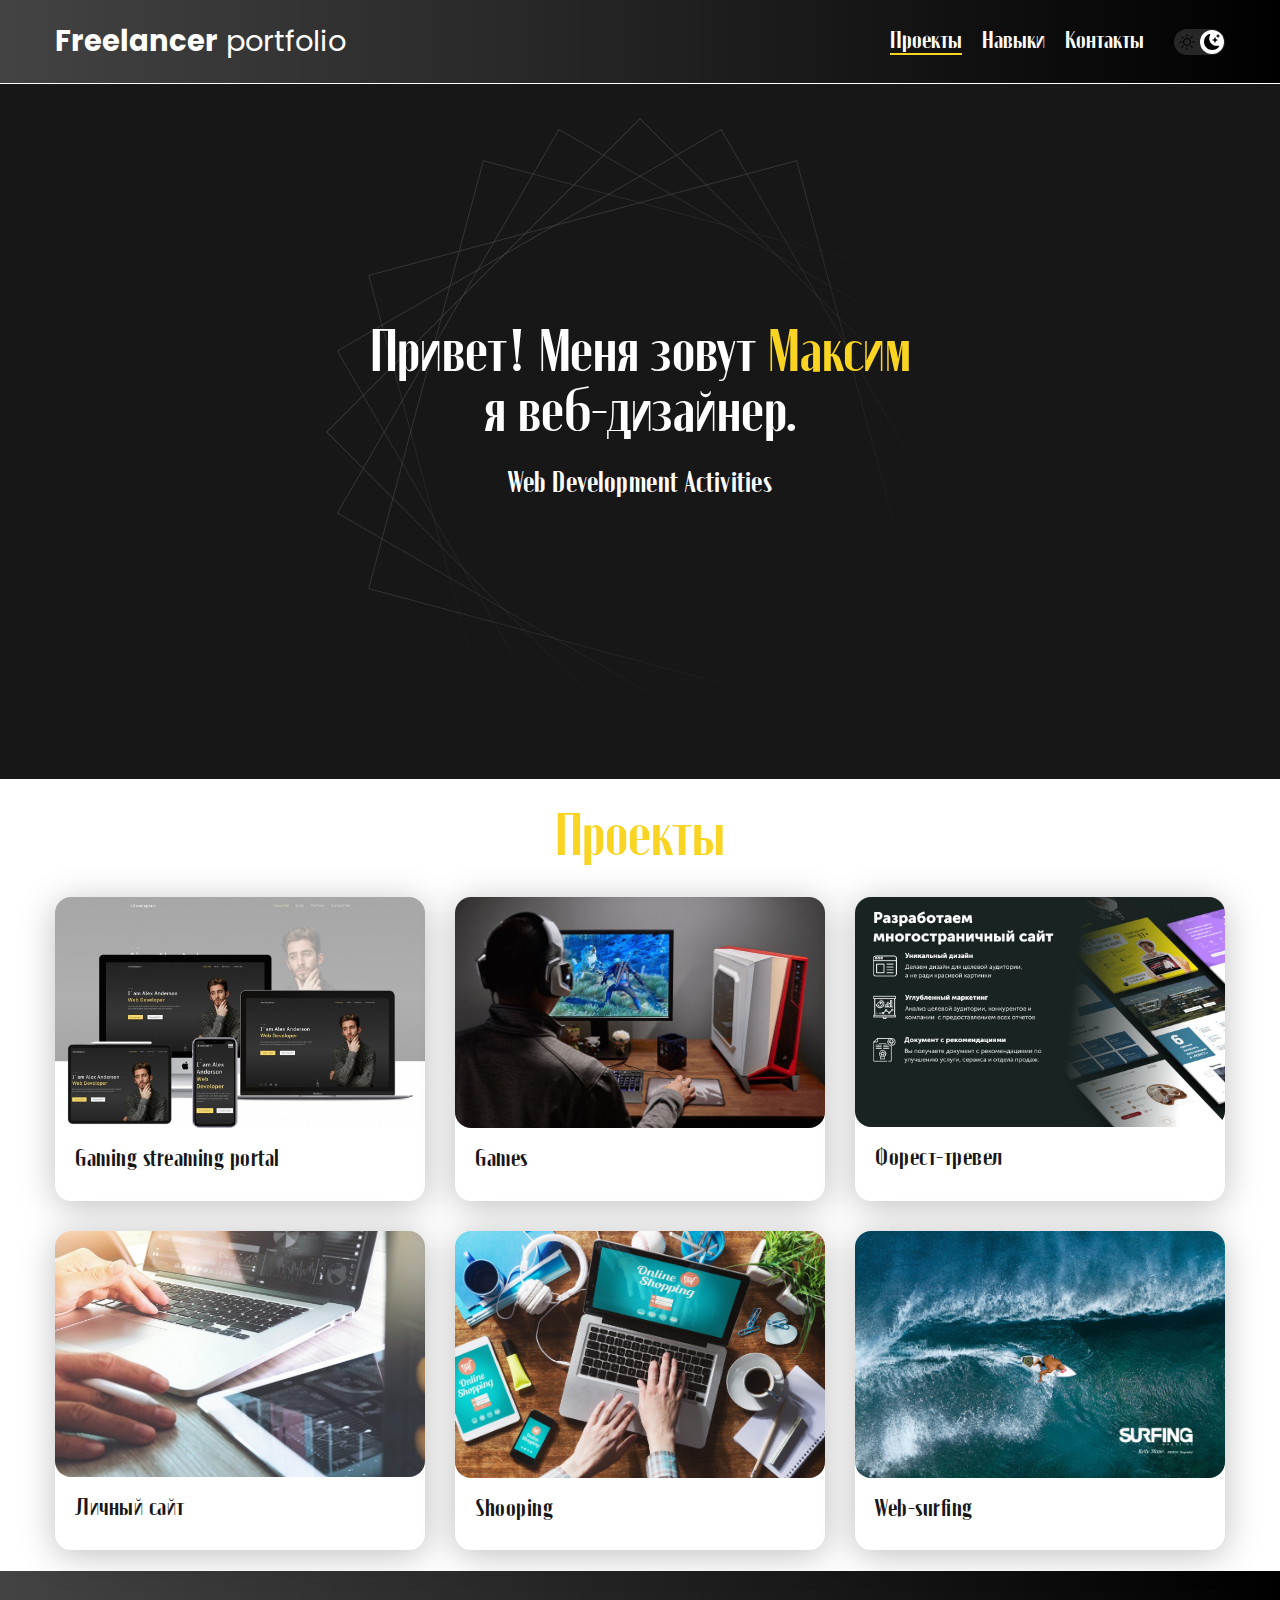
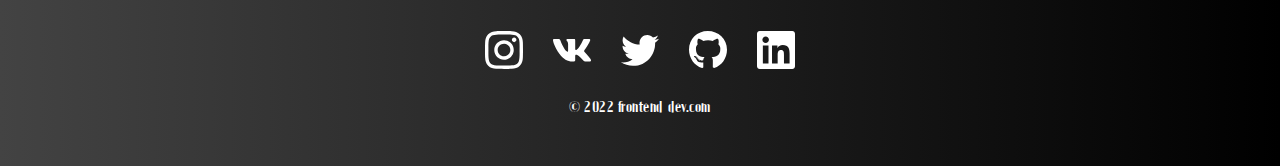
<file: index.html>
<!DOCTYPE html>
<html lang="en">
<head>
    <meta charset="UTF-8">
    <meta http-equiv="X-UA-Compatible" content="IE=edge">
    <meta name="viewport" content="width=device-width, initial-scale=1.0">
    <title>Freelancer portfolio</title>
    <link rel="stylesheet" href="./css/main.css">
    
</head>
<body>
    <nav class="nav">
               <div class="container">
               <div class="nav-row">
                <a href="./index.html"
                class="logo"><strong>Freelancer</strong> portfolio</a>

                <button class="dark-mode-btn dark-mode-btn--active">
                    <img src="./img/icons/Sun.svg" alt="Light mode" class="dark-mode_icon">
                    <img src="./img/icons/Moon.svg" alt="Dark mode" class="dark-mode_icon">
                </button>


                <ul class="nav-list"> 
                    <li class="nav-list__item"><a href="./index.html" class="nav-list__link nav-list__link--active">Проекты</a></li>
                    <li class="nav-list__item"><a href="./skills.html" class="nav-list__link">Навыки</a></li>
                    <li class="nav-list__item"><a href="./contacts.html" class="nav-list__link">Контакты</a></li>
                </ul>
                


                </div>
                
            </div>
    </nav>

    <header class="header">
        <div class=" header_wrapper">
            <h1 class="hedear__tisle">
                <strong>Привет! Меня зовут <em>Максим</em></strong><br>
                я веб-дизайнер.
            </h1>
            <div class="heade__text">
                <p>Web Development Activities</p>
            </div>
            
        </div>
    
    </header>
    <main class="section">
        <div class="container">
            <h2 class="title-1">Проекты</h2>
            <ul class="projects">
                <li class="project">
                    <a href="./project-page.html">
                    <img src="./img/projects/unet.jpg" alt="Projects 1" class="project__img">
                    <h3 class="project_title">Gaming streaming portal</h3>
                </a>
                </li>
                <li class="project">
                    <a href="./project-page.html">
                    <img src="./img/projects/games.jpg" alt="Projects 1" class="project__img">
                    <h3 class="project_title">Games</h3>
                </a>
                </li>
                <li class="project">
                    <a href="./project-page.html">
                    <img src="./img/projects/forest.jpg" alt="Projects 1" class="project__img">
                    <h3 class="project_title">Форест-тревел</h3>
                </a>
                </li>
                <li class="project">
                    <a href="./project-page.html">
                    <img src="./img/projects/portfolio.jpg" alt="Projects 1" class="project__img">
                    <h3 class="project_title">Личный сайт</h3>
                </a>
                </li>
                
                <li class="project">
                    <a href="./project-page.html">
                    <img src="./img/projects/shopping.jpg" alt="Projects 1" class="project__img">
                    <h3 class="project_title">Shooping</h3>
                </a>
                </li>

                <li class="project">
                    <a href="./project-page.html">
                    <img src="./img/projects/web-surfing.jpg" alt="Projects 1" class="project__img">
                    <h3 class="project_title">Web-surfing</h3>
                </a>
                </li>
            </ul>
          </div>
    </main>

   <footer class="footer">
    <div class="container">
        <div class="footer__wepper">
        <ul class="social">
            <li class="social__item"><a href="#!"><img src="./img/icons/Vector.svg" alt="VK"></a></li>
            <li class="social__item"><a href="#!"><img src="./img/icons/Vector-1.svg" alt="2"></a></li>
            <li class="social__item"><a href="#!"><img src="./img/icons/Vector-2.svg" alt="3"></a></li>
            <li class="social__item"><a href="#!"><img src="./img/icons/Vector-3.svg" alt="4"></a></li>
            <li class="social__item"><a href="#!"><img src="./img/icons/Vector-4.svg" alt="5"></a></li>
    </ul>
    
    <copyright class="copyright"><p>© 2022 frontend-dev.com</p></copyright>
</div>
    </div>
   </footer>

   <script src="./js/main.js"></script>

</body>
</html>
</file>
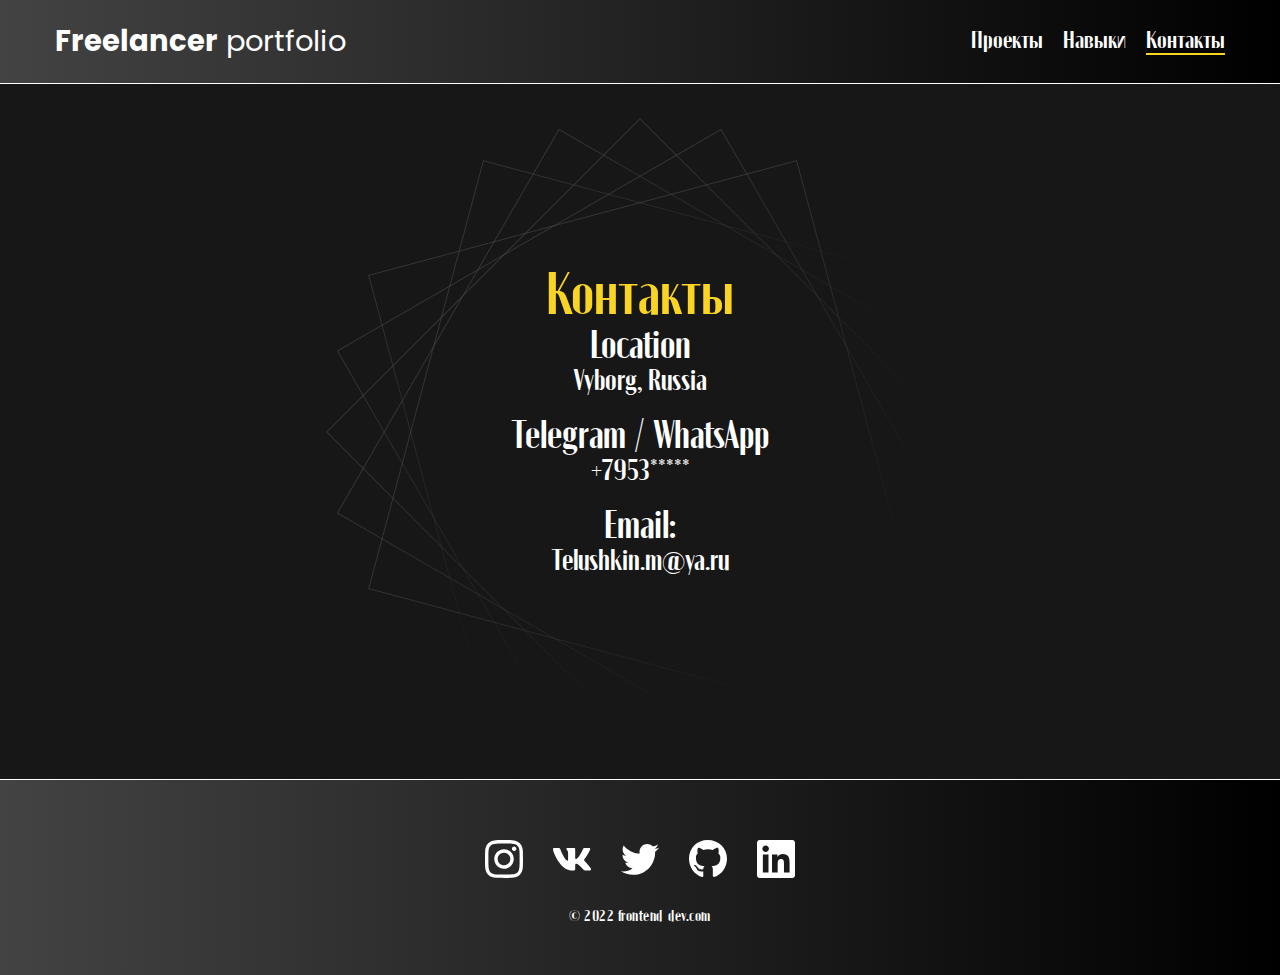
<file: contacts.html>
<!DOCTYPE html>
<html lang="en">
<head>
    <meta charset="UTF-8">
    <meta http-equiv="X-UA-Compatible" content="IE=edge">
    <meta name="viewport" content="width=device-width, initial-scale=1.0">
    <title>Freelancer portfolio</title>
    <link rel="stylesheet" href="./css/main.css">
</head>
<body>
    <nav class="nav">
               <div class="container">
               <div class="nav-row">
                <a href="./index.html"
                class="logo"><strong>Freelancer</strong> portfolio</a>
                <ul class="nav-list"> 
                    <li class="nav-list__item"><a href="./index.html" class="nav-list__link">Проекты</a></li>
                    <li class="nav-list__item"><a href="./skills.html" class="nav-list__link">Навыки</a></li>
                    <li class="nav-list__item"><a href="./contacts.html" class="nav-list__link nav-list__link--active">Контакты</a></li>
                </ul>
                </div>

                
            </div>
    </nav>

    <header class="header">
        <div class=" header_wrapper">
                  <h1 class="hedear__tisle">
                    <strong><em>Контакты</em></strong><br>
                    <ul class="content-list">
                        <li class="content-list__item">
                            <h2 class="titlt-2">Location</h2>
                            <p>Vyborg, Russia</p>
                        </li>
                        <li class="content-list__item">
                            <h2 class="titlt-2">Telegram / WhatsApp</h2>
                            <p>+7953*****</p>
                        </li>
                        <li class="content-list__item">
                            <h2 class="titlt-2">Email:</h2>
                            <p>Telushkin.m@ya.ru</p>
                        </li>
                    </ul>
                </div>
        </div>
    </header> 
    <footer class="footer">
        <div class="container">
            <div class="footer__wepper">
            <ul class="social">
                <li class="social__item"><a href="#!"><img src="./img/icons/Vector.svg" alt="VK"></a></li>
                <li class="social__item"><a href="#!"><img src="./img/icons/Vector-1.svg" alt="2"></a></li>
                <li class="social__item"><a href="#!"><img src="./img/icons/Vector-2.svg" alt="3"></a></li>
                <li class="social__item"><a href="#!"><img src="./img/icons/Vector-3.svg" alt="4"></a></li>
                <li class="social__item"><a href="#!"><img src="./img/icons/Vector-4.svg" alt="5"></a></li>
        </ul>
        
        <copyright class="copyright"><p>© 2022 frontend-dev.com</p></copyright>
    </div>
        </div>
       </footer>
</body>
</html>
</file>
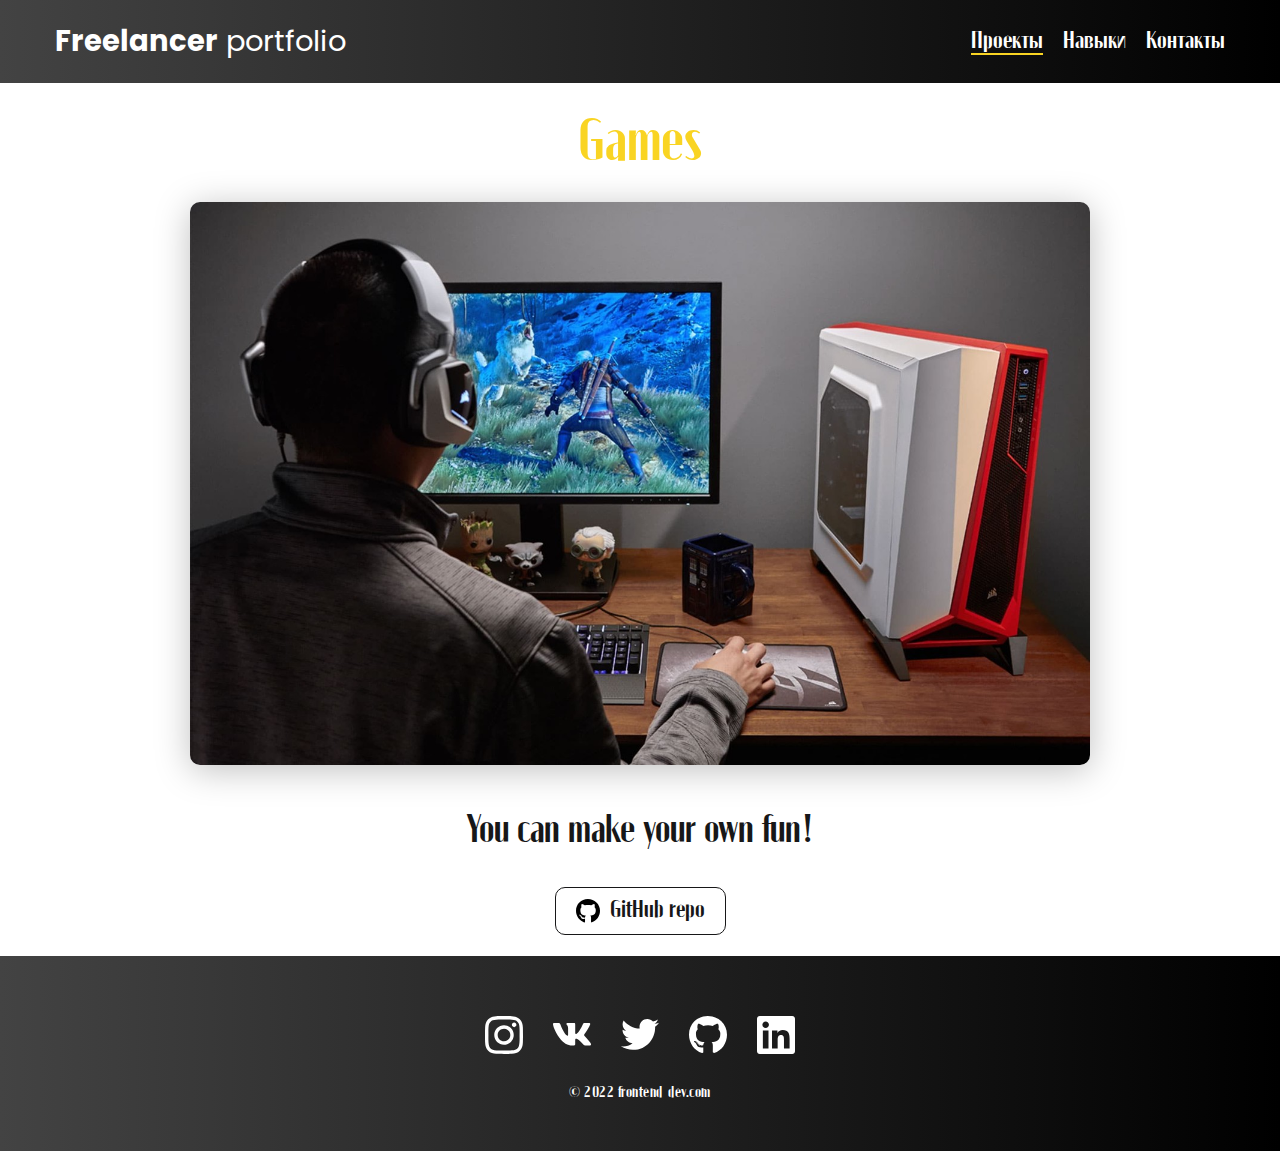
<file: project-page.html>
<!DOCTYPE html>
<html lang="en">
<head>
    <meta charset="UTF-8">
    <meta http-equiv="X-UA-Compatible" content="IE=edge">
    <meta name="viewport" content="width=device-width, initial-scale=1.0">
    <title>Freelancer portfolio</title>
    <link rel="stylesheet" href="./css/main.css">
</head>
<body>
    <nav class="nav">
               <div class="container">
               <div class="nav-row">
                <a href="./index.html"
                class="logo"><strong>Freelancer</strong> portfolio</a>
                <ul class="nav-list"> 
                    <li class="nav-list__item"><a href="./index.html" class="nav-list__link nav-list__link--active">Проекты</a></li>
                    <li class="nav-list__item"><a href="./skills.html" class="nav-list__link">Навыки</a></li>
                    <li class="nav-list__item"><a href="./contacts.html" class="nav-list__link">Контакты</a></li>
                </ul>
                </div>
            </div>
    </nav>
   
    </header>
    <main class="section">
        <div class="container">
            <div class="project-datails">

            
            <h1 class="title-1">Games</h1>
            <img src="./img/projects/games.jpg" alt="" class="project-datails__img">
            <div class="project-datails__desc">
                <p>You can make your own fun!</p>
            </div>

            <a href="#!" class="btn-outline"><img src="./img/icons/GitHub.svg" alt="">
                GitHub repo
            </a>

        

        </div>
        </div>       
    </main>

   <footer class="footer">
    <div class="container">
        <div class="footer__wepper">
        <ul class="social">
            <li class="social__item"><a href="#!"><img src="./img/icons/Vector.svg" alt="VK"></a></li>
            <li class="social__item"><a href="#!"><img src="./img/icons/Vector-1.svg" alt="2"></a></li>
            <li class="social__item"><a href="#!"><img src="./img/icons/Vector-2.svg" alt="3"></a></li>
            <li class="social__item"><a href="#!"><img src="./img/icons/Vector-3.svg" alt="4"></a></li>
            <li class="social__item"><a href="#!"><img src="./img/icons/Vector-4.svg" alt="5"></a></li>
    </ul>
    
    <copyright class="copyright"><p>© 2022 frontend-dev.com</p></copyright>
</div>
    </div>
   </footer>



</body>
</html>
</file>
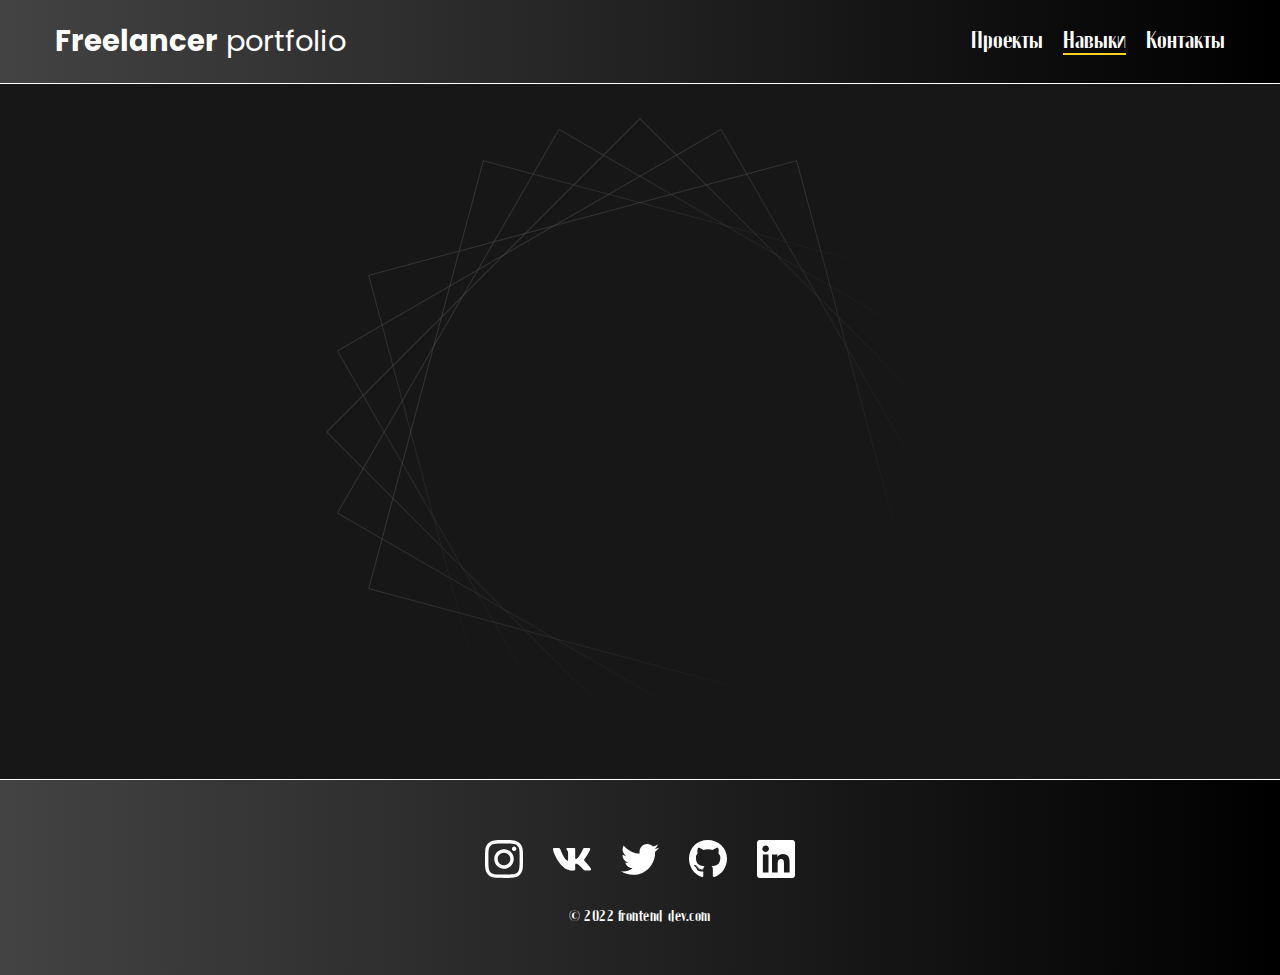
<file: skills.html>
<!DOCTYPE html>
<html lang="en">
<head>
    <meta charset="UTF-8">
    <meta http-equiv="X-UA-Compatible" content="IE=edge">
    <meta name="viewport" content="width=device-width, initial-scale=1.0">
    <title>Freelancer portfolio</title>
    <link rel="stylesheet" href="./css/main.css">
</head>
<body>
    <nav class="nav">
               <div class="container">
               <div class="nav-row">
                <a href="./index.html"
                class="logo"><strong>Freelancer</strong> portfolio</a>
                <ul class="nav-list"> 
                    <li class="nav-list__item"><a href="./index.html" class="nav-list__link">Проекты</a></li>
                    <li class="nav-list__item"><a href="./skills.html" class="nav-list__link nav-list__link--active">Навыки</a></li>
                    <li class="nav-list__item"><a href="./contacts.html" class="nav-list__link">Контакты</a></li>
                </ul>
                </div>
            </div>
    </nav>

    <header class="header">
        <div class=" header_wrapper">
            <h1 class="hedear__tisle">
                
        </div>
    
    </header>
    <footer class="footer">
        <div class="container">
            <div class="footer__wepper">
            <ul class="social">
                <li class="social__item"><a href="#!"><img src="./img/icons/Vector.svg" alt="VK"></a></li>
                <li class="social__item"><a href="#!"><img src="./img/icons/Vector-1.svg" alt="2"></a></li>
                <li class="social__item"><a href="#!"><img src="./img/icons/Vector-2.svg" alt="3"></a></li>
                <li class="social__item"><a href="#!"><img src="./img/icons/Vector-3.svg" alt="4"></a></li>
                <li class="social__item"><a href="#!"><img src="./img/icons/Vector-4.svg" alt="5"></a></li>
        </ul>
        
        <copyright class="copyright"><p>© 2022 frontend-dev.com</p></copyright>
    </div>
        </div>
       </footer>

    
   
    

</body>
</html>
</file>
<file: css/main.css>
@import "./rest.css";
@import url('https://fonts.googleapis.com/css2?family=DM+Sans:wght@400;500;700&family=Play:wght@400;700&family=Poppins:wght@400;500;700&display=swap');




@font-face {
    font-family: 'moniqaheading';
    src: url('./../fonts/Moniqa-ExtraBoldHeading.woff2') format('woff2'),
         url('./../fonts/Moniqa-ExtraBoldHeading.woff') format('woff');
    font-weight: normal;
    font-style: normal;

}


/* Шрифты
font-family: 'DM Sans', sans-serif;
font-family: 'Play', sans-serif;
font-family: 'Poppins', sans-serif;
font-family: 'moniqaheading';

*/

:root {
    --black: #171718;
    --black-border: #fff;
    --white: #fff;
    --purple: #f9d423;


    --dark-bg: var(--black);
    --dark-border: var(--black-border);
    --header-text: var(--white);
    --accent: var(--purple);
    --text-color: var(--black)
    
}

html, body {
    color: var(--text-color);
    font-family: 'moniqaheading';
    
}

.container {
    margin: 0 auto;  /* выравнивание по центру */
    padding: 0 15px;
    max-width: 1200px; /* ширина контейнера */


}

.none {
    display: none !important;

}

/* Логотип */

.nav {
    padding: 20px 0;
    border-bottom: 1px solid var(--black-border); /* разделительная линия */
    background-image: linear-gradient(to right, #434343 0%, black 100%); /* цвет контейнера */
    color: var(--header-text); /* цвет текста */
    letter-spacing: normal;
}

.nav-row {
    display: flex; /* выставить в ряд */
    justify-content: flex-end; /* выставить по разным сторонам */
    align-items: center; /* выставить по центру контейнера */
    column-gap: 30px; /* отступ между колонками 30пих */
    row-gap: 10px; /* Для мобильной версии перестроения */
    flex-wrap: wrap; /* Для мобильной версии перестроения */
}

.logo {
    margin-right: auto;
    color: var(--header-text); /* цвет текста */
    font-size: 29px; /* размер шрифта */
    font-family: 'Poppins', sans-serif; /* тип шрифта */
}

.logo strong {
    font-weight: 700;
}

/* Навигация */

.nav-list {
    display: flex; /* выставить в ряд */
    flex-wrap: wrap;
    align-items: center; /* выставить по центру */
    column-gap: 20px; /* отступ между колонками 30пих */
    font-size: 25px;  /* размер шрифта */
    font-weight: 700; /* начертание шрифт */
    font-family: 'moniqaheading'; /* тип шрифт */
    

    
}

.nav-list__link {
    color: var(--header-text); /* цвет текста */

}

/* черта */
.nav-list__link--active {
    position: relative;
}

.nav-list__link--active::before {
    content: "";
    position: absolute;
    left: 0; /* отступ по краям по нулям */
    top: 100%; /* отступ вниз */
    display: block; /* блок */
    height: 2px; /* высота */
    width: 100%; /* ширина */
    background-color: var(--accent); /* цвет фона */
    
}




/* Шапка  Header */

.header {
    display: flex;
    justify-content: center;
    align-items: center;
    padding: 40px 0; /* отступ по краям по нулям */
    min-height: 695px; /* размер шапки */

    background-color: var(--dark-bg);/* цвет */

    background-image: url('./../img/header-bg.png');
    background-repeat: no-repeat;
    background-size: auto;
    background-position: center center;


    color: var(--header-text); /* цвет текста */
    text-align: center;
    font-family: 'moniqaheading';
    
}



.header_wrapper {
    padding: 0 15px;
    max-width: 660px ;


}

.hedear__tisle {
    margin-bottom: 20px; /* отступ вниз */
    font-size: 60px;
    font-weight: 400;
    line-height: 1.0;
    
    
    

}

.hedear__tisle strong {
    font-size: 60px;
    font-weight: 400;
    
}

.hedear__tisle em {
    font-style: normal;
    font-weight: 400;
    color: var(--accent); /* цвет текста */
}

.heade__text {
    margin-bottom: 35px;
    font-size: 30px;
    line-height: 1.333;    
    letter-spacing: 0.5px
    

}

.heade__text p+p {
    margin-top: 0.5em;

}

/* Кнопка */
.bta {
   display: inline-block;
   height: 48px;
   padding: 12px 28px;
   border-radius: 50px;
   background-color: var(--accent);
   color: var(--header-text);
   letter-spacing: 0.50px;
   font-size: 25px;
   font-weight: normal;
   text-align: center;

   transition: opacity 0.2s ease-in;
   font-family: 'moniqaheading';

}

.bta:hover {
    opacity: 0.8;
}

.bta:active {
    position: relative;
    top: 1px;
}


/* Проекты */

.section {
    padding: 20px 0;
    display: flex;
    flex-wrap: wrap;
    justify-content: space-between;
    

}

.title-1 {
    margin-bottom: 20px; /* отступ */
    font-size: 60px;
    font-weight: 400;
    line-height: 1.3;
    color: var(--accent);
    text-align: center;
    font-family: 'moniqaheading';
    
    
}

.projects {
    display: flex;
    flex-wrap: wrap; /* перенос карточки */
    column-gap: 30px; /* отступ между карточками */
    row-gap: 30px; /* отступ между рядами картачками */
    
    justify-content: center;
    


}

.project {
    max-width: 370px;
    background-color: var(--white); /* цвет текста */
    box-shadow: 0px 5px 35px rgba(0, 0, 0, 0.25);
    margin-bottom: 50px 0;
    width: 100%;
    border-radius: 1em;
    flex-wrap: wrap;
   


}

.project_title {
    font-family: 'moniqaheading';
    color: var(--black);
    font-size: 25px;
    font-weight: 400;
    padding: 15px 20px 25px;
    line-height: 1.3;
    letter-spacing: 0.5px
    
    

}

.project__img {
    margin-bottom: 10px 0;
    width: 100%;
    border-radius: 1em;
    
}

/* Подвал - Footer */

.footer {
    border-top: 1px solid var(--black-border); /* разделительная линия */
    padding: 60px 0 50px; /* отступы */
    background-image: linear-gradient(to right, #434343 0%, black 100%); /* цвет контейнера */
    color: var(--header-text); /* цвет  */
    

}

.social {
    display: flex;
    column-gap: 30px;
    align-items: center;

}

.footer__wepper {
    display: flex;
    flex-direction: column;
    align-items: center;
    row-gap: 30px;
}

.copyright {
    letter-spacing: 0.5px;
    font-size: 16px;
    font-weight: 400;
     
}


/* Страница - Games*/

.project-datails {
    max-width: 900px;
    margin: 0 auto;

    display: flex;
    flex-direction: column;
    align-items: center;
    text-align: center;
   
}


.project-datails__img {
    max-width: 100%;
    border-radius: 10px;
    margin-bottom: 40px;
    box-shadow: 0px 5px 35px rgba(0, 0, 0, 0.25); /* тени картинки */
    

}


.project-datails__desc {
    margin-bottom: 30px; /* отступ кнопки*/
    font-size: 40px;
    font-weight: 400;
    line-height: 130%;
    

}

.btn-outline {   /* кнопкa */
    height: 48px;
    padding: 20px 20px 20px; /* 12 сверху, снизу. 20 с лево с право отпуски */
    border-radius: 10px;
    
    border: 1px solid #171718;
    color: #171718;
    font-size: 25px;
    font-weight: 400;

    display: flex;
    column-gap: 10px;
    align-items: center;

    

}

.project:hover {
    transform: translateY(10px);
}

/* Content-list */

.content-list{
    max-width: 570px;
    

}

.content-list__item {
    font-size: 30px; /* размер шрифта */
    font-weight: 700;
    align-items: 1.3;
    margin-bottom: 20px; /* отступ вниз */


}

.titlt-2 {

    font-size: 40px; /* размер шрифта */
    font-weight: 700;
    align-items: 1.3;
    
}

@media (max-width: 620px) {
    
    .header {
        min-height: unset;
    }

    .hedear__title {
        font-size: 40px;
    }

    .hedear__title strong {
        font-size: 40px;
    }

    .heade__text {
        font-size: 40px;

    }
/* Nav */

    .nav-row {
        justify-content: space-between;
    
    }
    
    .dark-mode-btn {
        order: 0;
    
    }


    .title-1 {
        font-size: 40px;
    }

    .footer {
        padding: 40px 0 30px;
    }

    .social {
        column-gap: 15px;
    }

    .footer__wepper {
        row-gap: 15px;
    }

    .social__item {
        width: 20px;
    }
    

}

/* Кнопка переключения темы светлый/темный */
    
.dark-mode-btn {
    order: 1;
    position: relative;
    display: flex;
    justify-content: space-between;
    width: 51px; /* ширины*/
    height: 26px; /* высота */
    border-radius: 50px; /* радиус */
    padding: 5px; /* отступ */
    background-color: #272727; /* цвет */
 
    }

.dark-mode-btn::before {
        content: "";

        position: absolute;
        top: 1px;
        left: 1px;
        
        display: block;
        width: 24px; /* ширины */
        height: 24px; /* высота */

        border-radius: 50%; /* радиус */
        background-color: #fff;

        transition: left 0.2s ease-in;
    }

.dark-mode-btn--active::before {
        left: 26px;
    }
    

.dark-mode_icon {
    position: relative;
    z-index: 9;

    }
/* Кнопка переключения темы светлый/темный */
</file>
